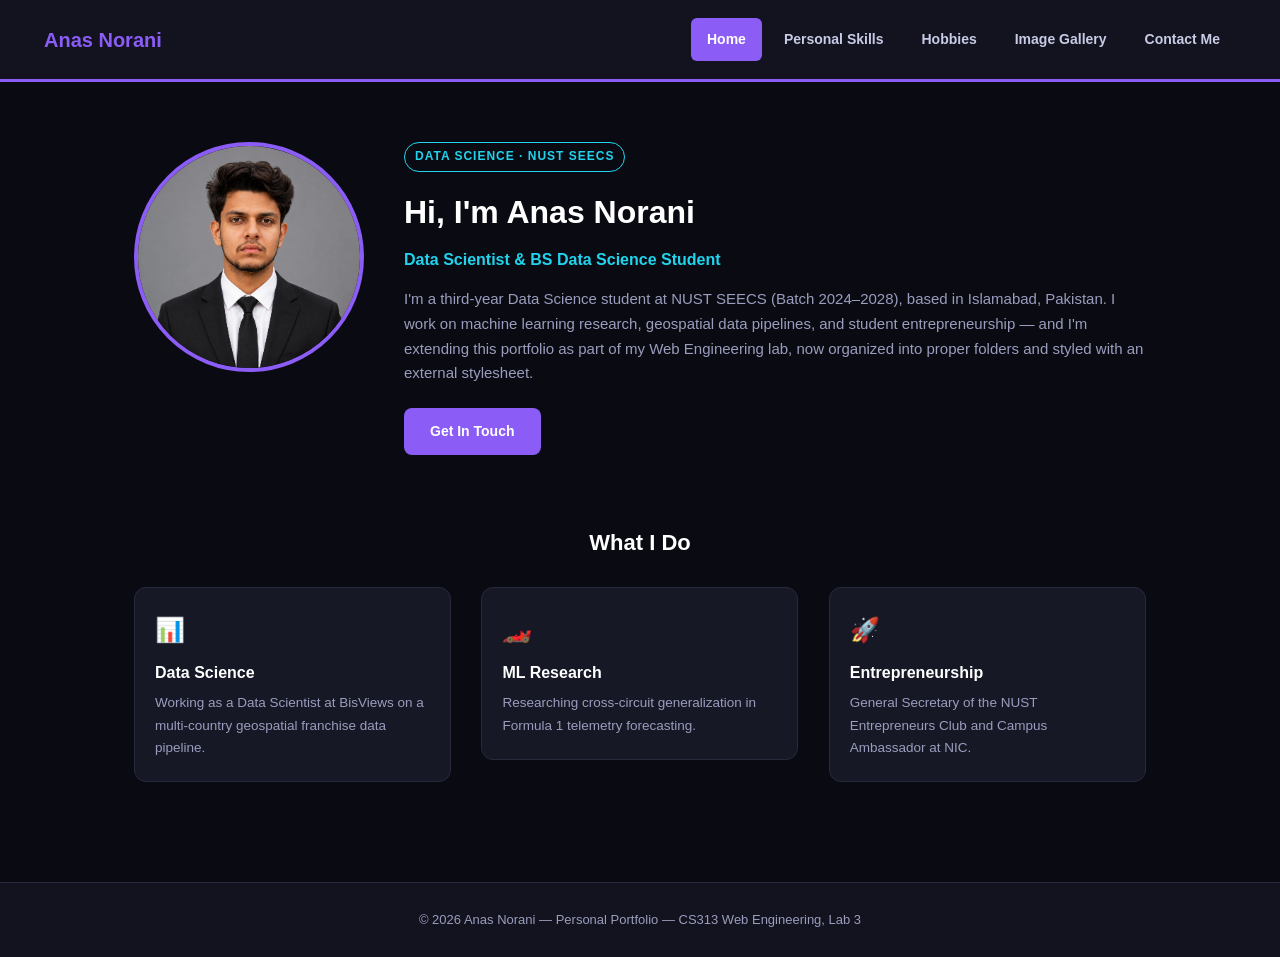
<file: index.html>
<!DOCTYPE html>
<html lang="en">
<head>
<meta charset="UTF-8">
<meta name="viewport" content="width=device-width, initial-scale=1.0">
<title>Anas Norani | Home</title>
<link rel="stylesheet" href="css/style.css">
</head>
<body>

<header class="clearfix">
  <div class="brand">Anas Norani</div>
  <nav>
    <ul class="clearfix">
      <li><a href="index.html" class="active">Home</a></li>
      <li><a href="skills.html">Personal Skills</a></li>
      <li><a href="hobbies.html">Hobbies</a></li>
      <li><a href="gallery.html">Image Gallery</a></li>
      <li><a href="contact.html">Contact Me</a></li>
    </ul>
  </nav>
</header>

<section class="hero">
  <img src="images/profile.jpg" alt="Anas Norani" class="profile-photo">
  <div class="hero-text">
    <span class="eyebrow">Data Science &middot; NUST SEECS</span>
    <h2>Hi, I'm Anas Norani</h2>
    <p class="tagline">Data Scientist &amp; BS Data Science Student</p>
    <p class="desc">I'm a third-year Data Science student at NUST SEECS (Batch 2024–2028), based in Islamabad,
       Pakistan. I work on machine learning research, geospatial data pipelines, and student
       entrepreneurship — and I'm extending this portfolio as part of my Web Engineering lab,
       now organized into proper folders and styled with an external stylesheet.</p>
    <a href="contact.html" class="btn">Get In Touch</a>
  </div>
</section>

<section class="about">
  <h3>What I Do</h3>
  <div class="cards-wrap">
    <div class="card">
      <span class="emoji">📊</span>
      <h4>Data Science</h4>
      <p>Working as a Data Scientist at BisViews on a multi-country geospatial franchise data pipeline.</p>
    </div>
    <div class="card">
      <span class="emoji">🏎️</span>
      <h4>ML Research</h4>
      <p>Researching cross-circuit generalization in Formula 1 telemetry forecasting.</p>
    </div>
    <div class="card">
      <span class="emoji">🚀</span>
      <h4>Entrepreneurship</h4>
      <p>General Secretary of the NUST Entrepreneurs Club and Campus Ambassador at NIC.</p>
    </div>
  </div>
</section>

<footer>
  &copy; 2026 Anas Norani &mdash; Personal Portfolio &mdash; CS313 Web Engineering, Lab 3
</footer>

</body>
</html>
</file>
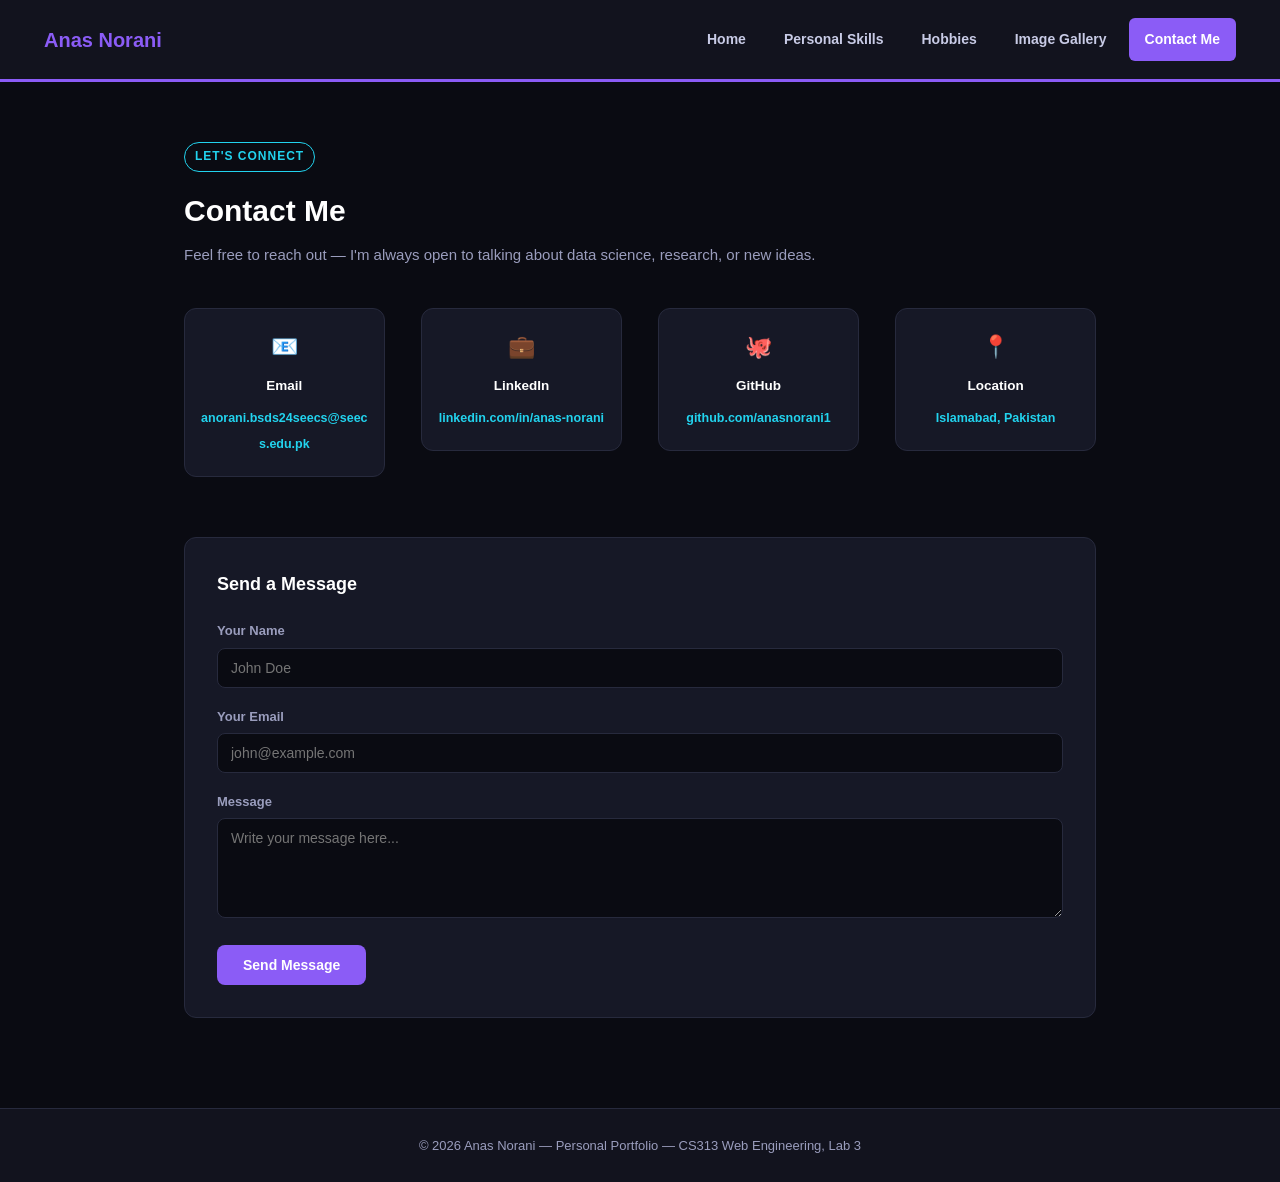
<file: contact.html>
<!DOCTYPE html>
<html lang="en">
<head>
<meta charset="UTF-8">
<meta name="viewport" content="width=device-width, initial-scale=1.0">
<title>Anas Norani | Contact Me</title>
<link rel="stylesheet" href="css/style.css">
</head>
<body>

<header class="clearfix">
  <div class="brand">Anas Norani</div>
  <nav>
    <ul class="clearfix">
      <li><a href="index.html">Home</a></li>
      <li><a href="skills.html">Personal Skills</a></li>
      <li><a href="hobbies.html">Hobbies</a></li>
      <li><a href="gallery.html">Image Gallery</a></li>
      <li><a href="contact.html" class="active">Contact Me</a></li>
    </ul>
  </nav>
</header>

<main>
  <span class="eyebrow">Let's connect</span>
  <h2>Contact Me</h2>
  <p class="sub">Feel free to reach out — I'm always open to talking about data science, research, or new ideas.</p>

  <div class="contact-grid">
    <div class="contact-card">
      <div class="icon">📧</div>
      <h3>Email</h3>
      <a href="mailto:anorani.bsds24seecs@seecs.edu.pk">anorani.bsds24seecs@seecs.edu.pk</a>
    </div>
    <div class="contact-card">
      <div class="icon">💼</div>
      <h3>LinkedIn</h3>
      <a href="https://linkedin.com/in/anas-norani" target="_blank" rel="noopener">linkedin.com/in/anas-norani</a>
    </div>
    <div class="contact-card">
      <div class="icon">🐙</div>
      <h3>GitHub</h3>
      <a href="https://github.com/anasnorani1" target="_blank" rel="noopener">github.com/anasnorani1</a>
    </div>
    <div class="contact-card">
      <div class="icon">📍</div>
      <h3>Location</h3>
      <span class="value">Islamabad, Pakistan</span>
    </div>
  </div>

  <form>
    <h3>Send a Message</h3>
    <label for="name">Your Name</label>
    <input type="text" id="name" name="name" placeholder="John Doe">

    <label for="email">Your Email</label>
    <input type="email" id="email" name="email" placeholder="john@example.com">

    <label for="message">Message</label>
    <textarea id="message" name="message" placeholder="Write your message here..."></textarea>

    <button type="submit">Send Message</button>
  </form>
</main>

<footer>
  &copy; 2026 Anas Norani &mdash; Personal Portfolio &mdash; CS313 Web Engineering, Lab 3
</footer>

</body>
</html>
</file>
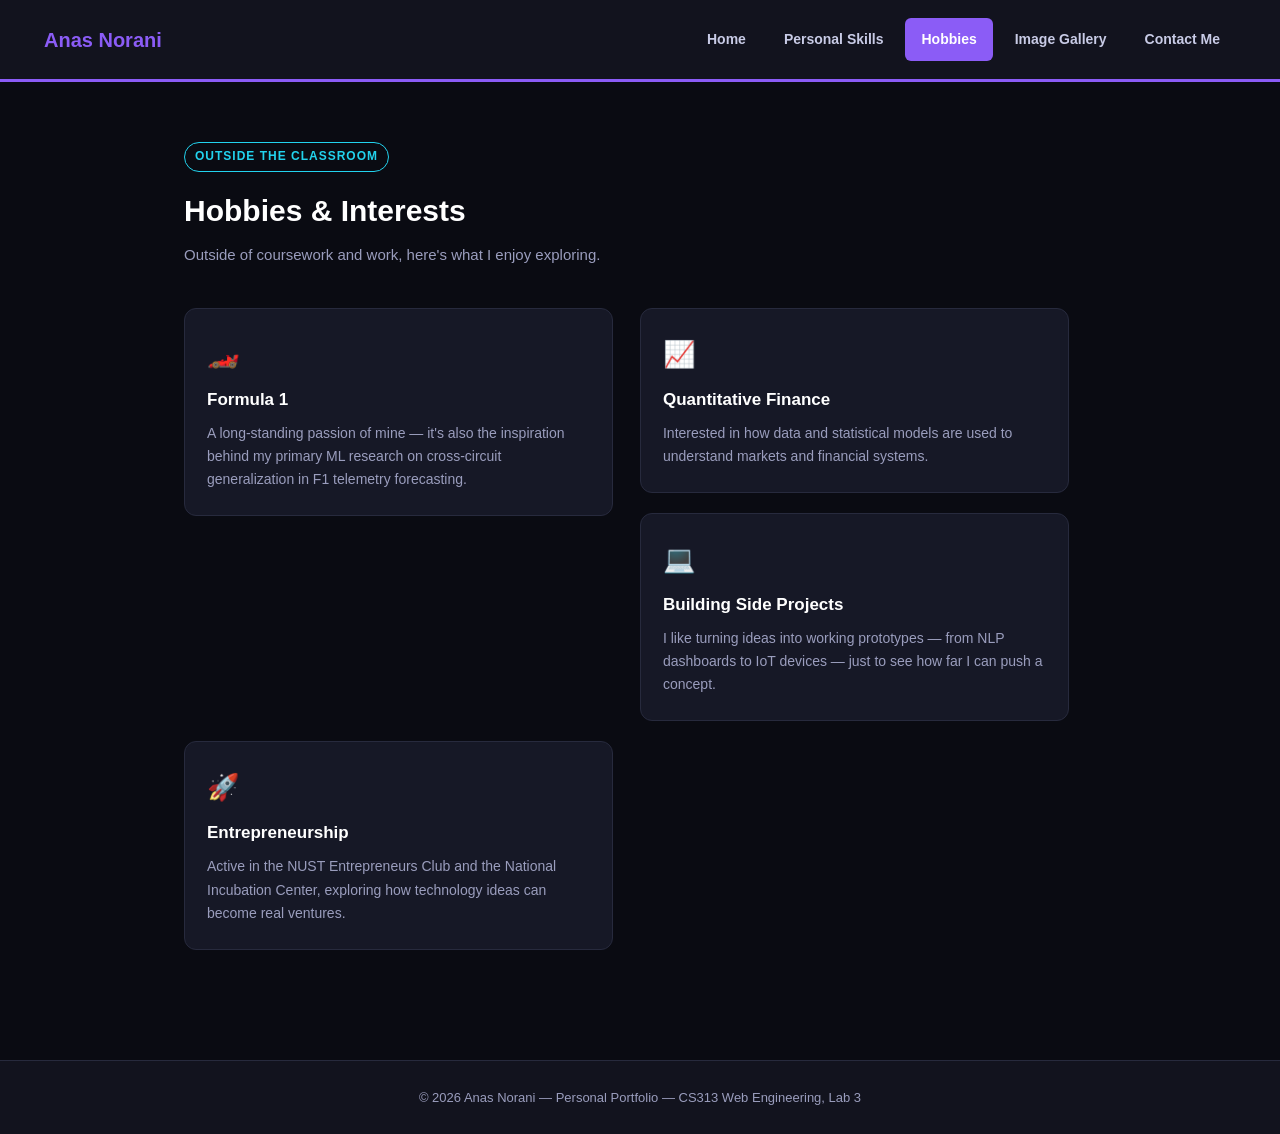
<file: hobbies.html>
<!DOCTYPE html>
<html lang="en">
<head>
<meta charset="UTF-8">
<meta name="viewport" content="width=device-width, initial-scale=1.0">
<title>Anas Norani | Hobbies</title>
<link rel="stylesheet" href="css/style.css">
</head>
<body>

<header class="clearfix">
  <div class="brand">Anas Norani</div>
  <nav>
    <ul class="clearfix">
      <li><a href="index.html">Home</a></li>
      <li><a href="skills.html">Personal Skills</a></li>
      <li><a href="hobbies.html" class="active">Hobbies</a></li>
      <li><a href="gallery.html">Image Gallery</a></li>
      <li><a href="contact.html">Contact Me</a></li>
    </ul>
  </nav>
</header>

<main>
  <span class="eyebrow">Outside the classroom</span>
  <h2>Hobbies &amp; Interests</h2>
  <p class="sub">Outside of coursework and work, here's what I enjoy exploring.</p>

  <div class="hobby-grid">
    <div class="hobby-card">
      <span class="icon">🏎️</span>
      <h3>Formula 1</h3>
      <p>A long-standing passion of mine — it's also the inspiration behind my primary ML research
         on cross-circuit generalization in F1 telemetry forecasting.</p>
    </div>
    <div class="hobby-card">
      <span class="icon">📈</span>
      <h3>Quantitative Finance</h3>
      <p>Interested in how data and statistical models are used to understand markets and
         financial systems.</p>
    </div>
    <div class="hobby-card">
      <span class="icon">💻</span>
      <h3>Building Side Projects</h3>
      <p>I like turning ideas into working prototypes — from NLP dashboards to IoT devices —
         just to see how far I can push a concept.</p>
    </div>
    <div class="hobby-card">
      <span class="icon">🚀</span>
      <h3>Entrepreneurship</h3>
      <p>Active in the NUST Entrepreneurs Club and the National Incubation Center, exploring how
         technology ideas can become real ventures.</p>
    </div>
  </div>
</main>

<footer>
  &copy; 2026 Anas Norani &mdash; Personal Portfolio &mdash; CS313 Web Engineering, Lab 3
</footer>

</body>
</html>
</file>
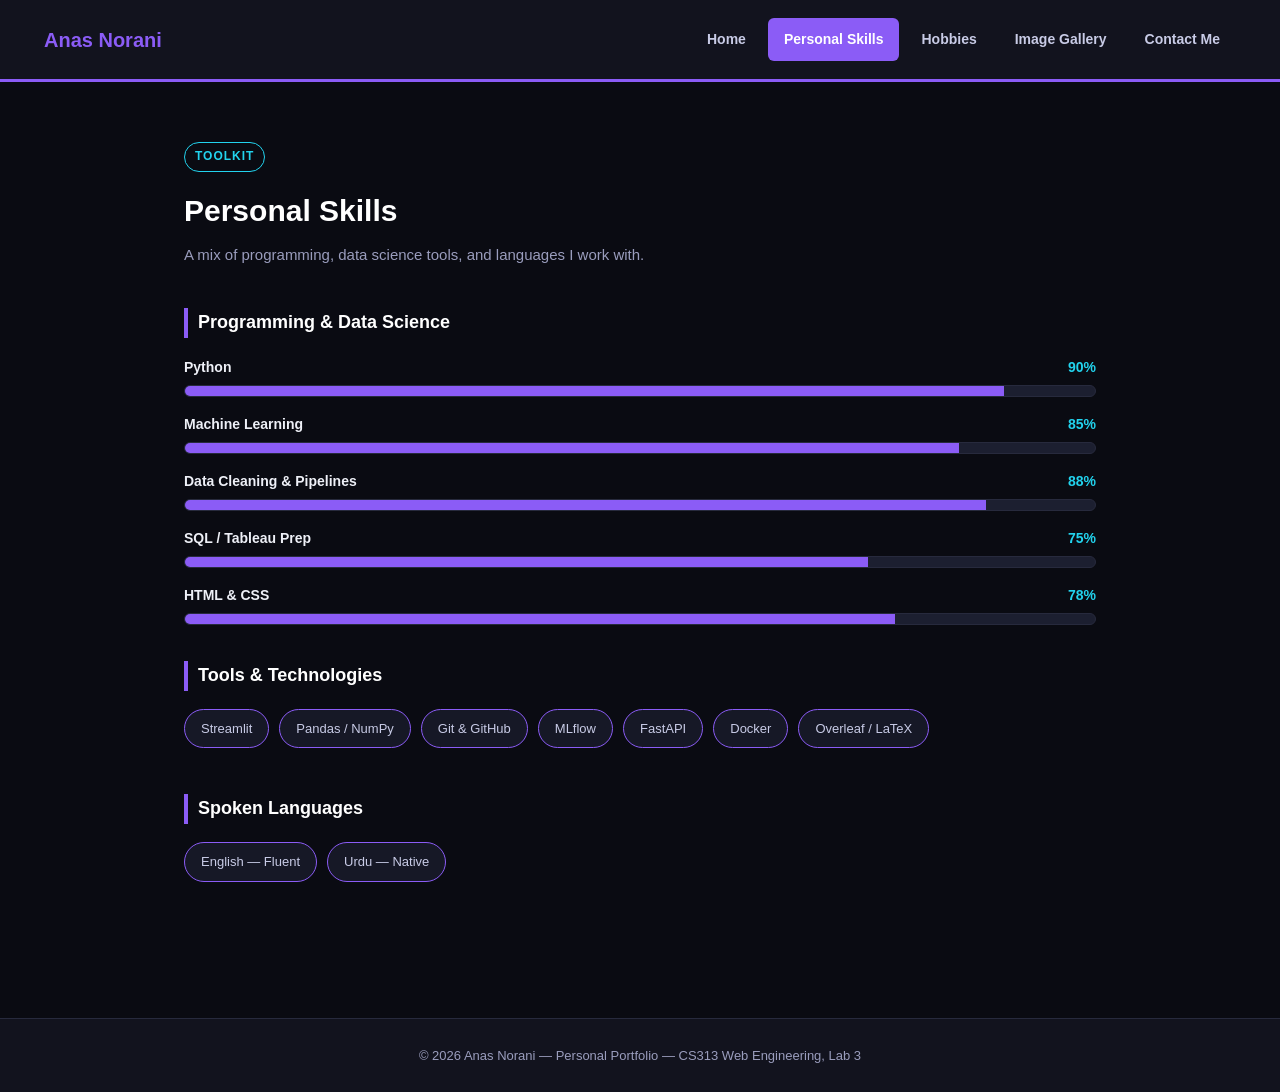
<file: skills.html>
<!DOCTYPE html>
<html lang="en">
<head>
<meta charset="UTF-8">
<meta name="viewport" content="width=device-width, initial-scale=1.0">
<title>Anas Norani | Personal Skills</title>
<link rel="stylesheet" href="css/style.css">
</head>
<body>

<header class="clearfix">
  <div class="brand">Anas Norani</div>
  <nav>
    <ul class="clearfix">
      <li><a href="index.html">Home</a></li>
      <li><a href="skills.html" class="active">Personal Skills</a></li>
      <li><a href="hobbies.html">Hobbies</a></li>
      <li><a href="gallery.html">Image Gallery</a></li>
      <li><a href="contact.html">Contact Me</a></li>
    </ul>
  </nav>
</header>

<main>
  <span class="eyebrow">Toolkit</span>
  <h2>Personal Skills</h2>
  <p class="sub">A mix of programming, data science tools, and languages I work with.</p>

  <div class="skill-group">
    <h3>Programming &amp; Data Science</h3>
    <div class="bar-item">
      <div class="bar-label">Python <span class="pct">90%</span></div>
      <div class="bar-bg"><div class="bar-fill w-90"></div></div>
    </div>
    <div class="bar-item">
      <div class="bar-label">Machine Learning <span class="pct">85%</span></div>
      <div class="bar-bg"><div class="bar-fill w-85"></div></div>
    </div>
    <div class="bar-item">
      <div class="bar-label">Data Cleaning &amp; Pipelines <span class="pct">88%</span></div>
      <div class="bar-bg"><div class="bar-fill w-88"></div></div>
    </div>
    <div class="bar-item">
      <div class="bar-label">SQL / Tableau Prep <span class="pct">75%</span></div>
      <div class="bar-bg"><div class="bar-fill w-75"></div></div>
    </div>
    <div class="bar-item">
      <div class="bar-label">HTML &amp; CSS <span class="pct">78%</span></div>
      <div class="bar-bg"><div class="bar-fill w-78"></div></div>
    </div>
  </div>

  <div class="skill-group">
    <h3>Tools &amp; Technologies</h3>
    <div class="tag-row">
      <span class="tag">Streamlit</span>
      <span class="tag">Pandas / NumPy</span>
      <span class="tag">Git &amp; GitHub</span>
      <span class="tag">MLflow</span>
      <span class="tag">FastAPI</span>
      <span class="tag">Docker</span>
      <span class="tag">Overleaf / LaTeX</span>
    </div>
  </div>

  <div class="skill-group">
    <h3>Spoken Languages</h3>
    <div class="tag-row">
      <span class="tag">English — Fluent</span>
      <span class="tag">Urdu — Native</span>
    </div>
  </div>
</main>

<footer>
  &copy; 2026 Anas Norani &mdash; Personal Portfolio &mdash; CS313 Web Engineering, Lab 3
</footer>

</body>
</html>
</file>
<file: css/style.css>
/* =========================================================
   Anas Norani — Personal Portfolio
   CS313 Web Engineering — Lab 3: HTML Advanced (Portfolio II)
   Single external stylesheet shared by every page.
   Uses float + clear for the nav bar, the hero layout,
   and the image gallery, as required by the lab.
   No JavaScript. No CSS framework/API — pure hand-written CSS.
   ========================================================= */

/* ---------- Reset & base ---------- */
* {
  box-sizing: border-box;
  margin: 0;
  padding: 0;
}

body {
  font-family: -apple-system, "Segoe UI", Roboto, Helvetica, Arial, sans-serif;
  background-color: #0a0b12;
  color: #eef0f7;
  line-height: 1.65;
}

a {
  color: inherit;
  text-decoration: none;
}

ul {
  list-style: none;
}

img {
  max-width: 100%;
  display: block;
}

/* Generic clearfix utility — used after every floated block
   so parent containers don't collapse to zero height. */
.clearfix::after {
  content: "";
  display: table;
  clear: both;
}

/* ---------- Header & horizontal nav (float-based) ---------- */
header {
  background-color: #12131e;
  padding: 18px 44px;
  border-bottom: 3px solid #8b5cf6;
}

header .brand {
  float: left;
  font-size: 20px;
  font-weight: bold;
  color: #8b5cf6;
  padding-top: 6px;
}

nav {
  float: right;
}

nav ul li {
  float: left;           /* horizontal nav links via float */
  margin-left: 6px;
}

nav ul li a {
  display: block;
  color: #c8cbe6;
  font-weight: 600;
  font-size: 14px;
  padding: 10px 16px;
  border-radius: 6px;
}

nav ul li a:hover {
  background-color: #1c1f30;
  color: #ffffff;
}

nav ul li a.active {
  background-color: #8b5cf6;
  color: #ffffff;
}

/* clear the float so the header doesn't collapse */
header::after {
  content: "";
  display: table;
  clear: both;
}

/* ---------- Hero section (float image + text) ---------- */
.hero {
  max-width: 1100px;
  margin: 0 auto;
  padding: 60px 44px;
}

.hero img.profile-photo {
  float: left;
  width: 230px;
  height: 230px;
  object-fit: cover;
  border-radius: 50%;
  border: 4px solid #8b5cf6;
  margin-right: 40px;
  margin-bottom: 20px;
}

.hero .hero-text {
  overflow: hidden;   /* keeps text from wrapping under the float oddly on narrow content */
}

.hero .eyebrow {
  display: inline-block;
  font-size: 12px;
  font-weight: bold;
  letter-spacing: 1px;
  text-transform: uppercase;
  color: #22d3ee;
  border: 1px solid #22d3ee;
  padding: 4px 10px;
  border-radius: 20px;
  margin-bottom: 14px;
}

.hero h2 {
  font-size: 32px;
  color: #ffffff;
  margin-bottom: 8px;
}

.hero p.tagline {
  color: #22d3ee;
  font-weight: bold;
  font-size: 16px;
  margin-bottom: 14px;
}

.hero p.desc {
  color: #9a9dbd;
  margin-bottom: 22px;
  font-size: 15px;
}

.btn {
  display: inline-block;
  background-color: #8b5cf6;
  color: #ffffff;
  padding: 12px 26px;
  border-radius: 8px;
  font-weight: bold;
  font-size: 14px;
}

.btn:hover {
  background-color: #7040e0;
}

/* clear the floated photo before the next section starts */
.hero::after {
  content: "";
  display: table;
  clear: both;
}

/* ---------- "What I do" cards ---------- */
section.about {
  max-width: 1100px;
  margin: 0 auto;
  padding: 10px 44px 80px;
}

section.about h3 {
  color: #ffffff;
  font-size: 22px;
  text-align: center;
  margin-bottom: 26px;
}

.card {
  float: left;
  width: 31.33%;
  margin-right: 3%;
  margin-bottom: 20px;
  background-color: #161826;
  border: 1px solid #272a3d;
  border-radius: 12px;
  padding: 22px 20px;
}

.card:nth-child(3n) {
  margin-right: 0;
}

.card .emoji {
  font-size: 24px;
  margin-bottom: 10px;
  display: block;
}

.card h4 {
  color: #ffffff;
  font-size: 16px;
  margin-bottom: 6px;
}

.card p {
  color: #9a9dbd;
  font-size: 13.5px;
}

.cards-wrap::after {
  content: "";
  display: table;
  clear: both;
}

/* ---------- Page header block (used on inner pages) ---------- */
main {
  max-width: 1000px;
  margin: 0 auto;
  padding: 60px 44px 90px;
}

main .eyebrow {
  display: inline-block;
  font-size: 12px;
  font-weight: bold;
  letter-spacing: 1px;
  text-transform: uppercase;
  color: #22d3ee;
  border: 1px solid #22d3ee;
  padding: 4px 10px;
  border-radius: 20px;
  margin-bottom: 14px;
}

main h2 {
  font-size: 30px;
  color: #ffffff;
  margin-bottom: 8px;
}

main p.sub {
  color: #9a9dbd;
  margin-bottom: 40px;
  font-size: 15px;
}

/* ---------- Skills page ---------- */
.skill-group {
  margin-bottom: 36px;
}

.skill-group h3 {
  color: #ffffff;
  font-size: 18px;
  margin-bottom: 18px;
  border-left: 4px solid #8b5cf6;
  padding-left: 10px;
}

.bar-item {
  margin-bottom: 16px;
}

.bar-label {
  overflow: hidden;
  margin-bottom: 6px;
  font-size: 14px;
  font-weight: 600;
}

.bar-label .pct {
  float: right;
  color: #22d3ee;
}

.bar-bg {
  background-color: #1c1f30;
  border: 1px solid #272a3d;
  border-radius: 8px;
  height: 12px;
  overflow: hidden;
}

.bar-fill {
  background-color: #8b5cf6;
  height: 100%;
}

/* Width utility classes for skill bars — avoids inline style="width:.." */
.w-90 { width: 90%; }
.w-88 { width: 88%; }
.w-85 { width: 85%; }
.w-78 { width: 78%; }
.w-75 { width: 75%; }

.tag {
  float: left;
  background-color: #161826;
  border: 1px solid #8b5cf6;
  color: #c8cbe6;
  padding: 8px 16px;
  border-radius: 20px;
  font-size: 13px;
  margin-right: 10px;
  margin-bottom: 10px;
}

.tag-row::after {
  content: "";
  display: table;
  clear: both;
}

/* ---------- Hobbies page ---------- */
.hobby-card {
  float: left;
  width: 47%;
  margin-right: 3%;
  margin-bottom: 20px;
  background-color: #161826;
  border: 1px solid #272a3d;
  border-radius: 12px;
  padding: 24px 22px;
}

.hobby-card:nth-child(2n) {
  margin-right: 0;
}

.hobby-card .icon {
  font-size: 26px;
  margin-bottom: 10px;
  display: block;
}

.hobby-card h3 {
  color: #ffffff;
  font-size: 17px;
  margin-bottom: 8px;
}

.hobby-card p {
  color: #9a9dbd;
  font-size: 14px;
}

.hobby-grid::after {
  content: "";
  display: table;
  clear: both;
}

/* ---------- Image gallery (float + clear as required) ---------- */
.gallery figure {
  float: left;
  width: 31.33%;
  margin-right: 3%;
  margin-bottom: 22px;
  background-color: #161826;
  border: 1px solid #272a3d;
  border-radius: 12px;
  overflow: hidden;
}

.gallery figure:nth-child(3n) {
  margin-right: 0;
}

.gallery figure img {
  width: 100%;
  height: 190px;
  object-fit: cover;
}

.gallery figcaption {
  padding: 14px 16px;
  font-size: 13.5px;
  font-weight: 600;
}

.gallery figcaption span {
  display: block;
  color: #9a9dbd;
  font-weight: normal;
  font-size: 12px;
  margin-top: 3px;
}

/* clearfix so the gallery container wraps its floated figures */
.gallery::after {
  content: "";
  display: table;
  clear: both;
}

/* ---------- Contact page ---------- */
.contact-card {
  float: left;
  width: 22%;
  margin-right: 4%;
  margin-bottom: 20px;
  background-color: #161826;
  border: 1px solid #272a3d;
  border-radius: 12px;
  padding: 20px 14px;
  text-align: center;
}

.contact-card:nth-child(4n) {
  margin-right: 0;
}

.contact-card .icon {
  font-size: 22px;
  margin-bottom: 10px;
}

.contact-card h3 {
  color: #ffffff;
  font-size: 13.5px;
  margin-bottom: 6px;
}

.contact-card a,
.contact-card span.value {
  color: #22d3ee;
  font-size: 12.5px;
  font-weight: 600;
  word-break: break-word;
}

.contact-grid {
  margin-bottom: 40px;
}

.contact-grid::after {
  content: "";
  display: table;
  clear: both;
}

form {
  background-color: #161826;
  border: 1px solid #272a3d;
  border-radius: 12px;
  padding: 32px;
}

form h3 {
  color: #ffffff;
  margin-bottom: 20px;
  font-size: 18px;
}

label {
  display: block;
  margin-bottom: 6px;
  font-size: 13px;
  color: #9a9dbd;
  font-weight: 600;
}

input,
textarea {
  width: 100%;
  padding: 11px 13px;
  margin-bottom: 18px;
  border-radius: 8px;
  border: 1px solid #272a3d;
  background-color: #0a0b12;
  color: #eef0f7;
  font-family: inherit;
  font-size: 14px;
}

textarea {
  resize: vertical;
  min-height: 100px;
}

button {
  background-color: #8b5cf6;
  color: #ffffff;
  border: none;
  padding: 12px 26px;
  border-radius: 8px;
  font-weight: bold;
  font-size: 14px;
  cursor: pointer;
}

button:hover {
  background-color: #7040e0;
}

/* ---------- Footer ---------- */
footer {
  text-align: center;
  padding: 26px;
  background-color: #12131e;
  border-top: 1px solid #272a3d;
  color: #9a9dbd;
  font-size: 13px;
}

/* ---------- Responsive: undo floats on small screens ---------- */
@media (max-width: 720px) {
  header .brand {
    float: none;
    text-align: center;
    margin-bottom: 10px;
  }

  nav {
    float: none;
  }

  nav ul li {
    float: none;
  }

  nav ul {
    text-align: center;
  }

  nav ul li {
    display: inline-block;
    float: none;
  }

  .hero img.profile-photo {
    float: none;
    display: block;
    margin: 0 auto 24px;
  }

  .card,
  .hobby-card,
  .gallery figure,
  .contact-card {
    float: none;
    width: 100%;
    margin-right: 0;
  }
}
</file>
